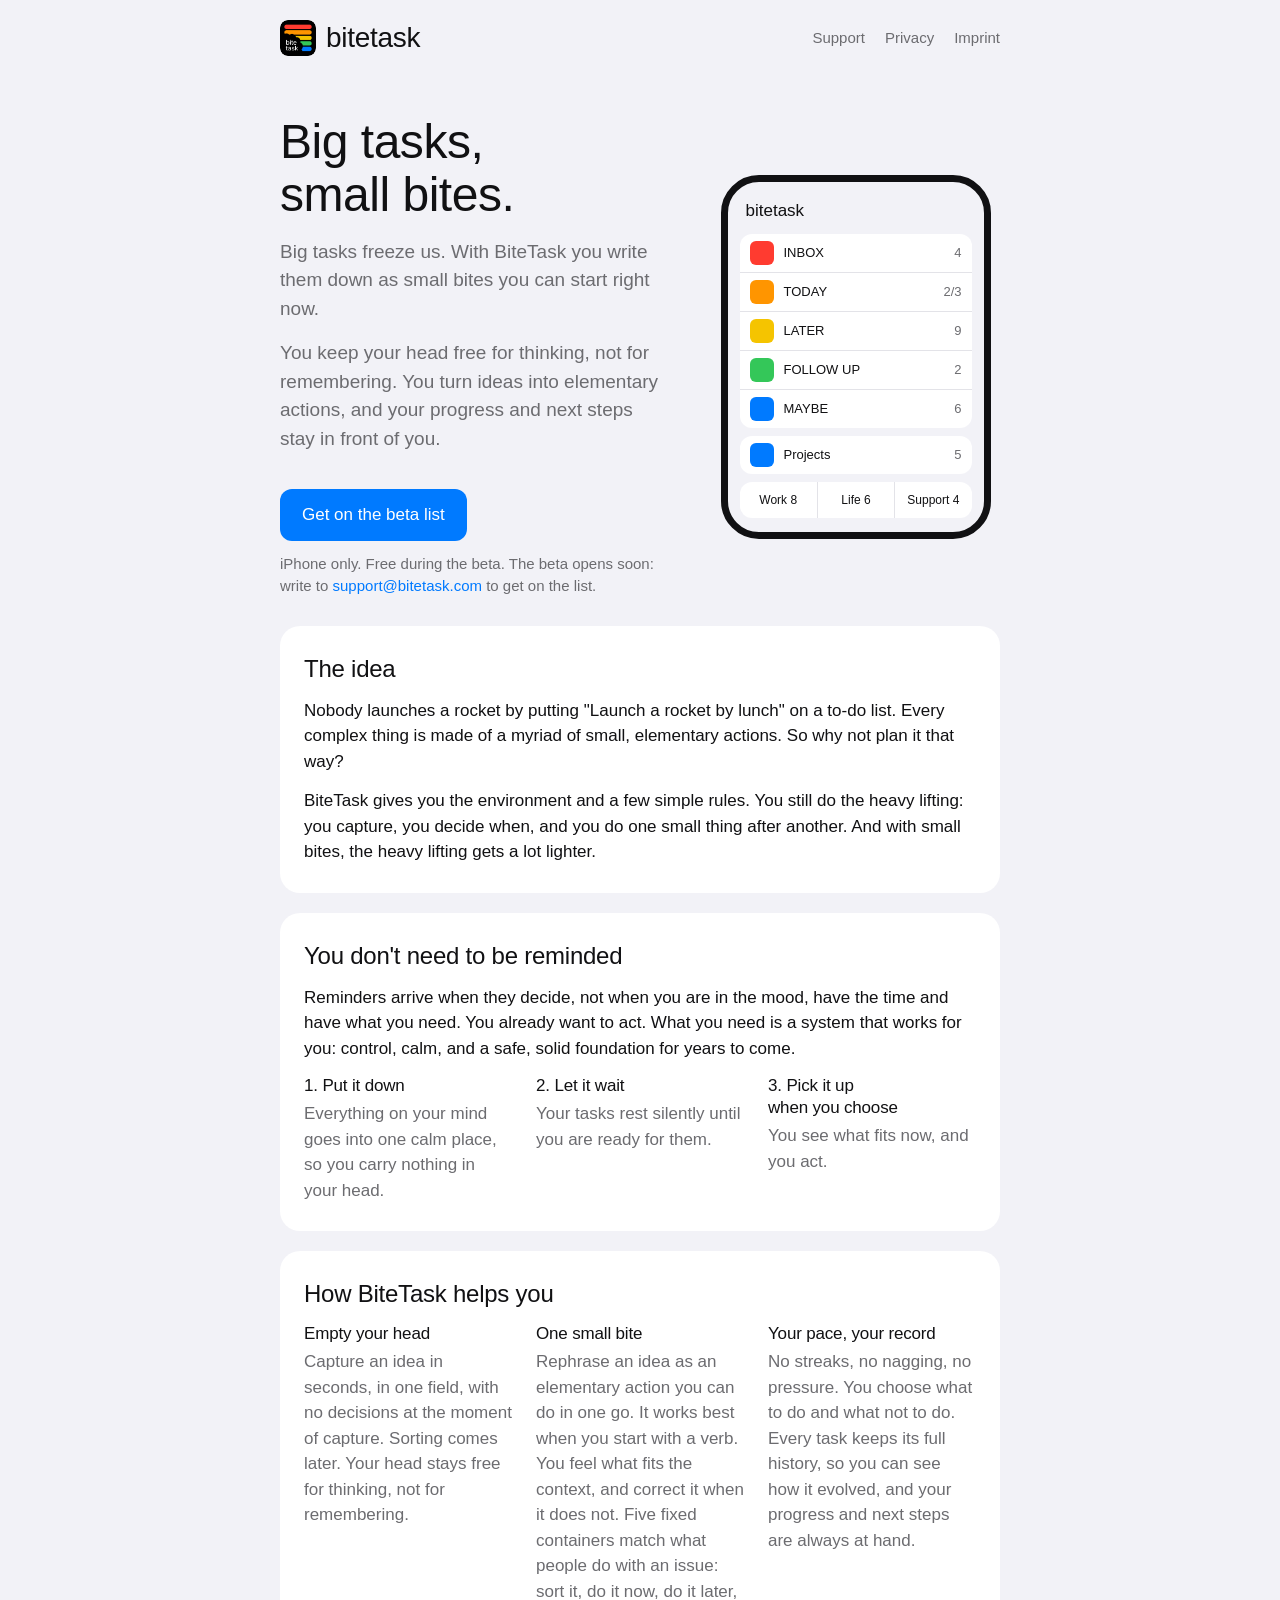
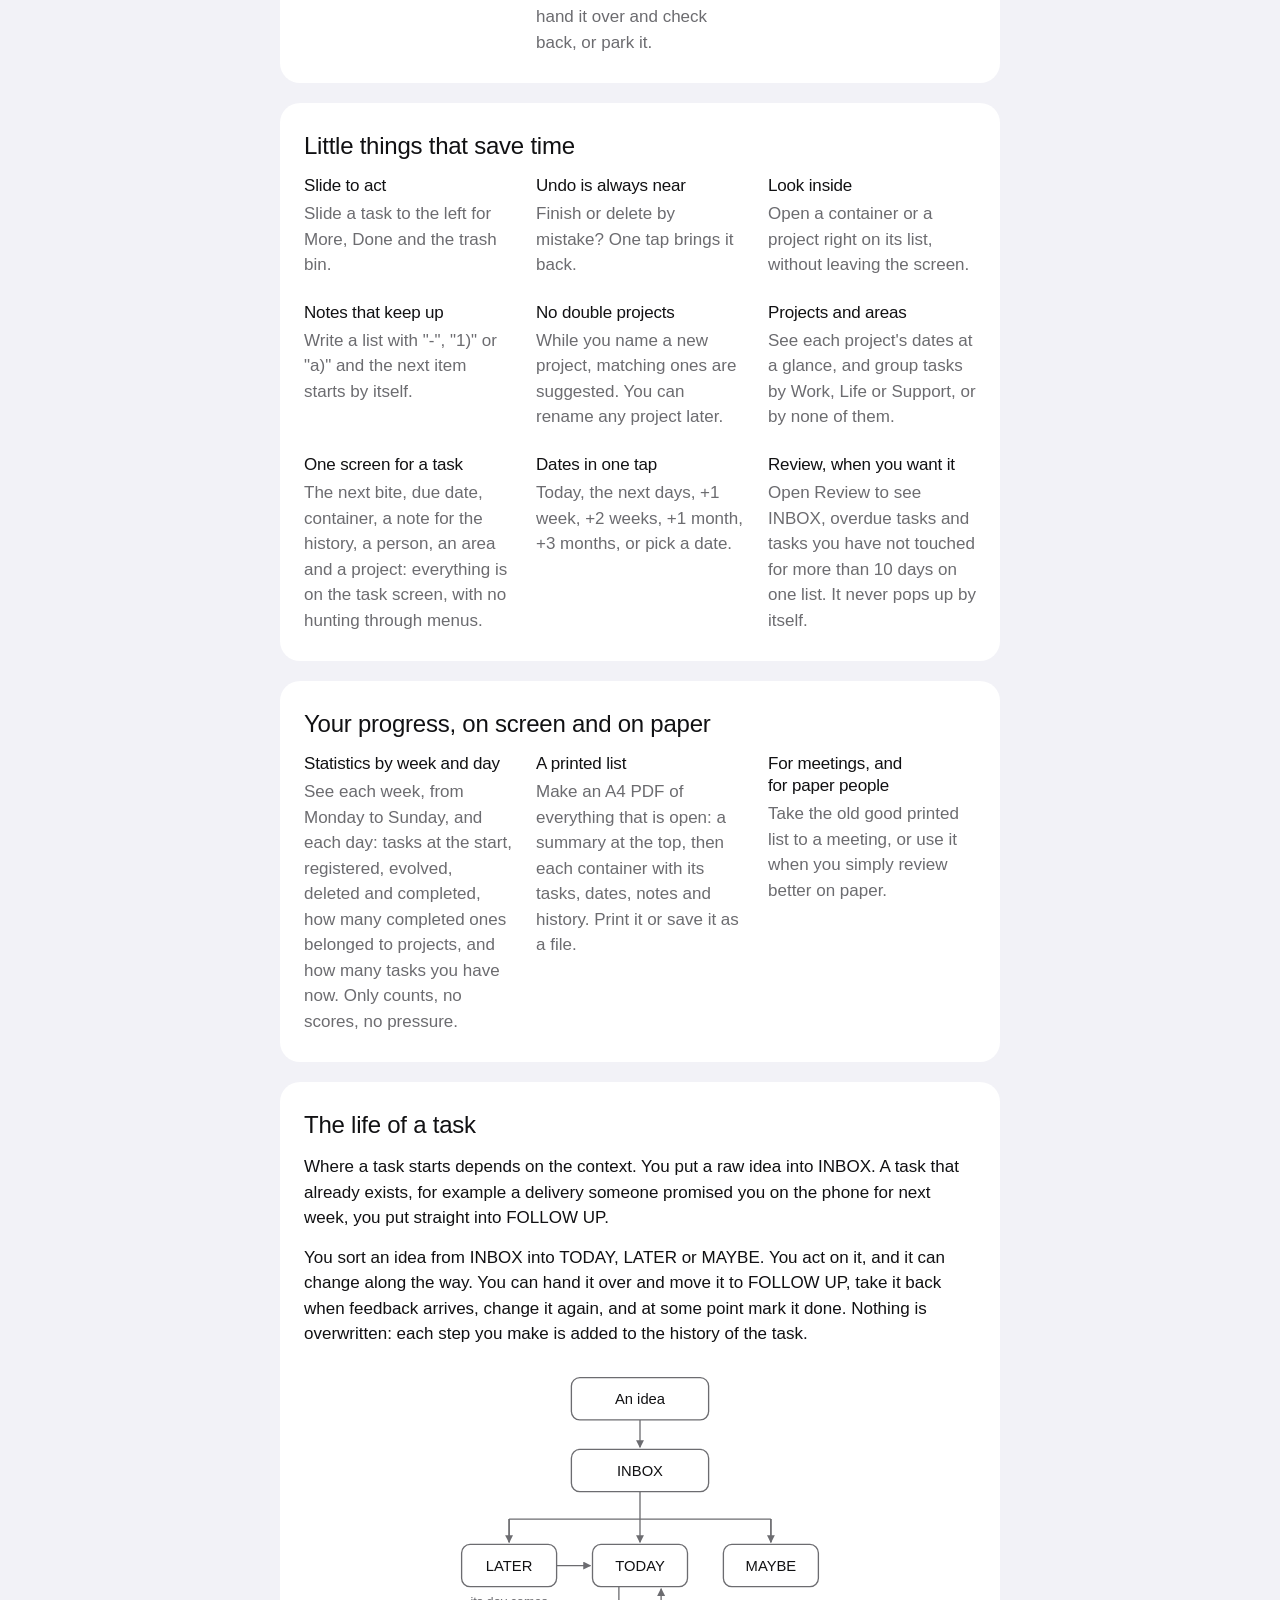
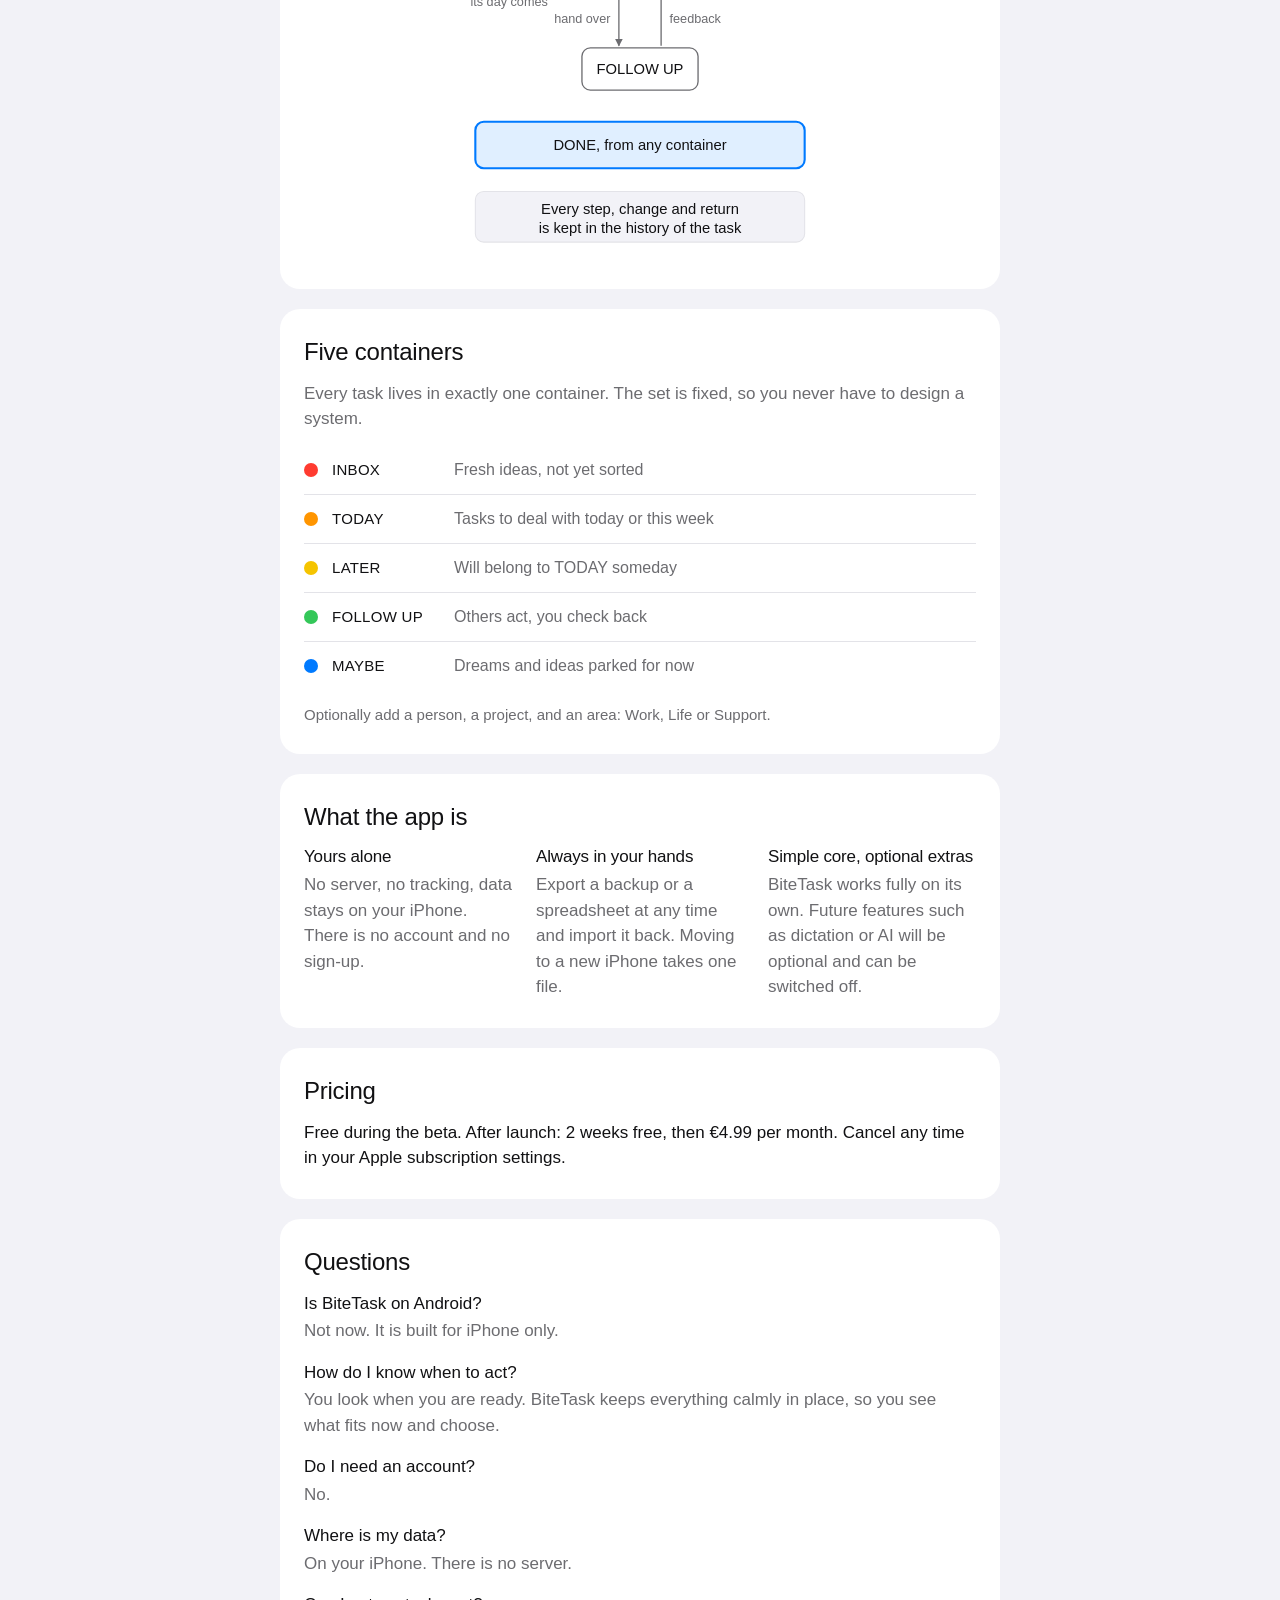
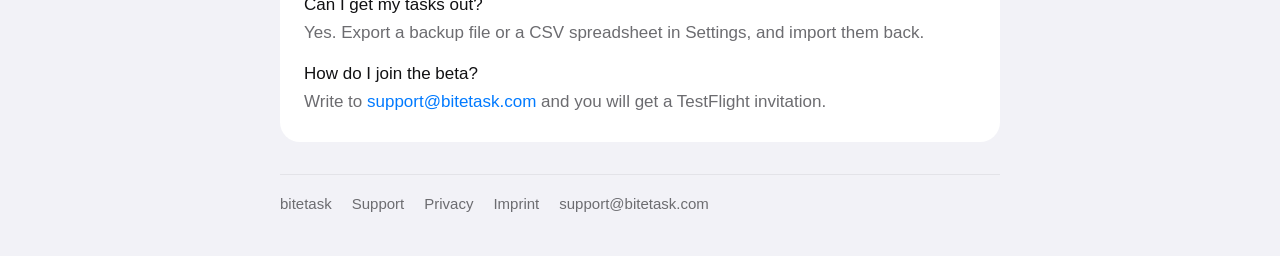
<file: index.html>
<!doctype html>
<html lang="en">
<head>
<meta charset="utf-8">
<meta name="viewport" content="width=device-width, initial-scale=1, viewport-fit=cover">
<title>BiteTask · Big tasks, small bites</title>
<meta name="description" content="A tool for freeing your head and moving forward: you capture an idea, write it as an elementary action, and take one small bite at a time. iPhone app, no server, no tracking.">
<meta name="color-scheme" content="light dark">
<link rel="icon" href="favicon.png">
<link rel="apple-touch-icon" href="apple-touch-icon.png">
<link rel="stylesheet" href="styles.css">
</head>
<body>
<div class="wrap">
<header class="top">
  <a class="logo" href="./"><img src="logo.png" alt="" width="36" height="36">bitetask</a>
  <nav aria-label="Main">
    <a href="support/">Support</a>
    <a href="privacy/">Privacy</a>
    <a href="imprint/">Imprint</a>
  </nav>
</header>

<main>
<section class="hero">
  <div>
    <h1>Big tasks, small bites.</h1>
    <p class="lead">Big tasks freeze us. With BiteTask you write them down as small bites you can start right now.</p>
    <p class="lead">You keep your head free for thinking, not for remembering. You turn ideas into elementary actions, and your progress and next steps stay in front of you.</p>
    <a class="button" href="mailto:support@bitetask.com?subject=BiteTask%20beta">Get on the beta list</a>
    <p class="note">iPhone only. Free during the beta. The beta opens soon: write to <a href="mailto:support@bitetask.com">support@bitetask.com</a> to get on the list.</p>
  </div>
  <div class="phone" role="img" aria-label="Illustration of the BiteTask home screen with five containers">
    <div class="bar">bitetask</div>
        <div class="block">
      <div class="row"><span class="dot" style="background:var(--c-inbox)"></span><span class="name">INBOX</span><span class="n">4</span></div>
      <div class="row"><span class="dot" style="background:var(--c-today)"></span><span class="name">TODAY</span><span class="n">2/3</span></div>
      <div class="row"><span class="dot" style="background:var(--c-later)"></span><span class="name">LATER</span><span class="n">9</span></div>
      <div class="row"><span class="dot" style="background:var(--c-follow)"></span><span class="name">FOLLOW UP</span><span class="n">2</span></div>
      <div class="row"><span class="dot" style="background:var(--c-maybe)"></span><span class="name">MAYBE</span><span class="n">6</span></div>
    </div>
    <div class="block"><div class="row"><span class="dot" style="background:var(--accent)"></span><span class="name">Projects</span><span class="n">5</span></div></div>
    <div class="block tiles"><div class="tile">Work 8</div><div class="tile">Life 6</div><div class="tile">Support 4</div></div>
  </div>
</section>

<section class="card">
  <h2>The idea</h2>
  <p>Nobody launches a rocket by putting "Launch a rocket by lunch" on a to-do list. Every complex thing is made of a myriad of small, elementary actions. So why not plan it that way?</p>
  <p>BiteTask gives you the environment and a few simple rules. You still do the heavy lifting: you capture, you decide when, and you do one small thing after another. And with small bites, the heavy lifting gets a lot lighter.</p>
</section>

<section class="card">
  <h2>You don't need to be reminded</h2>
  <p>Reminders arrive when they decide, not when you are in the mood, have the time and have what you need. You already want to act. What you need is a system that works for you: control, calm, and a safe, solid foundation for years to come.</p>
  <div class="points three">
    <div><h3>1. Put it down</h3><p>Everything on your mind goes into one calm place, so you carry nothing in your head.</p></div>
    <div><h3>2. Let it wait</h3><p>Your tasks rest silently until you are ready for them.</p></div>
    <div><h3>3. Pick it up when you choose</h3><p>You see what fits now, and you act.</p></div>
  </div>
</section>

<section class="card">
  <h2>How BiteTask helps you</h2>
  <div class="points three">
    <div><h3>Empty your head</h3><p>Capture an idea in seconds, in one field, with no decisions at the moment of capture. Sorting comes later. Your head stays free for thinking, not for remembering.</p></div>
    <div><h3>One small bite</h3><p>Rephrase an idea as an elementary action you can do in one go. It works best when you start with a verb. You feel what fits the context, and correct it when it does not. Five fixed containers match what people do with an issue: sort it, do it now, do it later, hand it over and check back, or park it.</p></div>
    <div><h3>Your pace, your record</h3><p>No streaks, no nagging, no pressure. You choose what to do and what not to do. Every task keeps its full history, so you can see how it evolved, and your progress and next steps are always at hand.</p></div>
  </div>
</section>

<section class="card">
  <h2>Little things that save time</h2>
  <div class="points three">
    <div><h3>Slide to act</h3><p>Slide a task to the left for More, Done and the trash bin.</p></div>
    <div><h3>Undo is always near</h3><p>Finish or delete by mistake? One tap brings it back.</p></div>
    <div><h3>Look inside</h3><p>Open a container or a project right on its list, without leaving the screen.</p></div>
    <div><h3>Notes that keep up</h3><p>Write a list with "-", "1)" or "a)" and the next item starts by itself.</p></div>
    <div><h3>No double projects</h3><p>While you name a new project, matching ones are suggested. You can rename any project later.</p></div>
    <div><h3>Projects and areas</h3><p>See each project's dates at a glance, and group tasks by Work, Life or Support, or by none of them.</p></div>
    <div><h3>One screen for a task</h3><p>The next bite, due date, container, a note for the history, a person, an area and a project: everything is on the task screen, with no hunting through menus.</p></div>
    <div><h3>Dates in one tap</h3><p>Today, the next days, +1 week, +2 weeks, +1 month, +3 months, or pick a date.</p></div>
    <div><h3>Review, when you want it</h3><p>Open Review to see INBOX, overdue tasks and tasks you have not touched for more than 10 days on one list. It never pops up by itself.</p></div>
  </div>
</section>

<section class="card">
  <h2>Your progress, on screen and on paper</h2>
  <div class="points three">
    <div><h3>Statistics by week and day</h3><p>See each week, from Monday to Sunday, and each day: tasks at the start, registered, evolved, deleted and completed, how many completed ones belonged to projects, and how many tasks you have now. Only counts, no scores, no pressure.</p></div>
    <div><h3>A printed list</h3><p>Make an A4 PDF of everything that is open: a summary at the top, then each container with its tasks, dates, notes and history. Print it or save it as a file.</p></div>
    <div><h3>For meetings, and for paper people</h3><p>Take the old good printed list to a meeting, or use it when you simply review better on paper.</p></div>
  </div>
</section>

<section class="card">
  <h2>The life of a task</h2>
  <p>Where a task starts depends on the context. You put a raw idea into INBOX. A task that already exists, for example a delivery someone promised you on the phone for next week, you put straight into FOLLOW UP.</p>
  <p>You sort an idea from INBOX into TODAY, LATER or MAYBE. You act on it, and it can change along the way. You can hand it over and move it to FOLLOW UP, take it back when feedback arrives, change it again, and at some point mark it done. Nothing is overwritten: each step you make is added to the history of the task.</p>
  <svg class="diagram" viewBox="0 0 360 470" role="img" aria-label="An idea goes to INBOX, is sorted into LATER, TODAY or MAYBE, can be handed over to FOLLOW UP and come back, and is finally marked done. Every step is kept in the history.">
    <defs><marker id="arr" viewBox="0 0 10 10" refX="9" refY="5" markerWidth="6" markerHeight="6" orient="auto-start-reverse"><path d="M0 0L10 5L0 10z" fill="var(--muted)"/></marker></defs>
    <rect class="box" x="115" y="12" width="130" height="40" rx="8"/><text x="180" y="37" text-anchor="middle">An idea</text>
    <path class="line" d="M180 52V78" marker-end="url(#arr)"/>
    <rect class="box" x="115" y="80" width="130" height="40" rx="8"/><text x="180" y="105" text-anchor="middle">INBOX</text>
    <path class="line" d="M180 120V146M56 146H304M56 146V168M304 146V168M180 146V168" marker-end="url(#arr)"/>
    <path class="line" d="M56 146V168" marker-end="url(#arr)"/><path class="line" d="M304 146V168" marker-end="url(#arr)"/>
    <rect class="box" x="11" y="170" width="90" height="40" rx="8"/><text x="56" y="195" text-anchor="middle">LATER</text>
    <rect class="box" x="135" y="170" width="90" height="40" rx="8"/><text x="180" y="195" text-anchor="middle">TODAY</text>
    <rect class="box" x="259" y="170" width="90" height="40" rx="8"/><text x="304" y="195" text-anchor="middle">MAYBE</text>
    <path class="line" d="M101 190H133" marker-end="url(#arr)"/>
    <text class="quiet" x="56" y="228" text-anchor="middle">its day comes</text>
    <path class="line" d="M160 210V266" marker-end="url(#arr)"/>
    <path class="line" d="M200 266V212" marker-end="url(#arr)"/>
    <text class="quiet" x="152" y="244" text-anchor="end">hand over</text>
    <text class="quiet" x="208" y="244">feedback</text>
    <rect class="box" x="125" y="268" width="110" height="40" rx="8"/><text x="180" y="293" text-anchor="middle">FOLLOW UP</text>
    <rect class="done" x="24" y="338" width="312" height="44" rx="8"/><text x="180" y="365" text-anchor="middle" style="font-weight:500">DONE, from any container</text>
    <rect class="band" x="24" y="404" width="312" height="48" rx="8"/><text x="180" y="425" text-anchor="middle">Every step, change and return</text><text x="180" y="443" text-anchor="middle">is kept in the history of the task</text>
  </svg>
</section>

<section class="card">
  <h2>Five containers</h2>
  <p class="muted">Every task lives in exactly one container. The set is fixed, so you never have to design a system.</p>
  <div class="containers">
    <div class="item"><span class="dot" style="background:var(--c-inbox)"></span><span class="label">INBOX</span><span class="text">Fresh ideas, not yet sorted</span></div>
    <div class="item"><span class="dot" style="background:var(--c-today)"></span><span class="label">TODAY</span><span class="text">Tasks to deal with today or this week</span></div>
    <div class="item"><span class="dot" style="background:var(--c-later)"></span><span class="label">LATER</span><span class="text">Will belong to TODAY someday</span></div>
    <div class="item"><span class="dot" style="background:var(--c-follow)"></span><span class="label">FOLLOW UP</span><span class="text">Others act, you check back</span></div>
    <div class="item"><span class="dot" style="background:var(--c-maybe)"></span><span class="label">MAYBE</span><span class="text">Dreams and ideas parked for now</span></div>
  </div>
  <p class="muted small" style="margin-top:14px">Optionally add a person, a project, and an area: Work, Life or Support.</p>
</section>

<section class="card">
  <h2>What the app is</h2>
  <div class="points three">
    <div><h3>Yours alone</h3><p>No server, no tracking, data stays on your iPhone. There is no account and no sign-up.</p></div>
    <div><h3>Always in your hands</h3><p>Export a backup or a spreadsheet at any time and import it back. Moving to a new iPhone takes one file.</p></div>
    <div><h3>Simple core, optional extras</h3><p>BiteTask works fully on its own. Future features such as dictation or AI will be optional and can be switched off.</p></div>
  </div>
</section>

<section class="card">
  <h2>Pricing</h2>
  <p>Free during the beta. After launch: 2 weeks free, then €4.99 per month. Cancel any time in your Apple subscription settings.</p>
</section>

<section class="card">
  <h2>Questions</h2>
  <dl>
    <div><dt>Is BiteTask on Android?</dt><dd>Not now. It is built for iPhone only.</dd></div>
    <div><dt>How do I know when to act?</dt><dd>You look when you are ready. BiteTask keeps everything calmly in place, so you see what fits now and choose.</dd></div>
    <div><dt>Do I need an account?</dt><dd>No.</dd></div>
    <div><dt>Where is my data?</dt><dd>On your iPhone. There is no server.</dd></div>
    <div><dt>Can I get my tasks out?</dt><dd>Yes. Export a backup file or a CSV spreadsheet in Settings, and import them back.</dd></div>
    <div><dt>How do I join the beta?</dt><dd>Write to <a href="mailto:support@bitetask.com">support@bitetask.com</a> and you will get a TestFlight invitation.</dd></div>
  </dl>
</section>
</main>
<footer>
  <span>bitetask</span>
  <a href="support/">Support</a>
  <a href="privacy/">Privacy</a>
  <a href="imprint/">Imprint</a>
  <a href="mailto:support@bitetask.com">support@bitetask.com</a>
</footer>
</div>
</body>
</html>
</file>
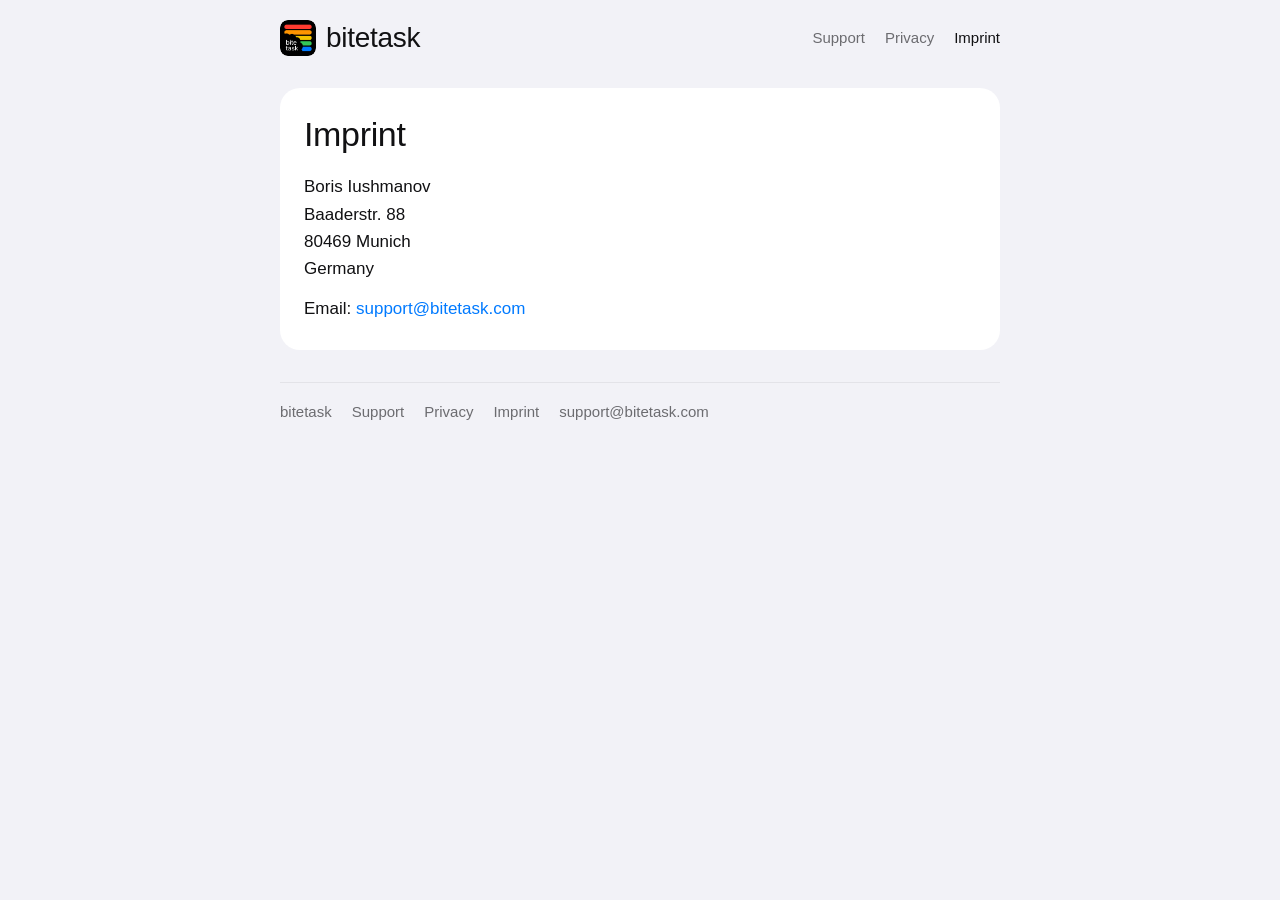
<file: imprint/index.html>
<!doctype html>
<html lang="en">
<head>
<meta charset="utf-8">
<meta name="viewport" content="width=device-width, initial-scale=1, viewport-fit=cover">
<title>Imprint · BiteTask</title>
<meta name="description" content="Legal notice for bitetask.com.">
<meta name="color-scheme" content="light dark">
<link rel="icon" href="../favicon.png">
<link rel="apple-touch-icon" href="../apple-touch-icon.png">
<link rel="stylesheet" href="../styles.css">
</head>
<body>
<div class="wrap">
<header class="top">
  <a class="logo" href="../"><img src="../logo.png" alt="" width="36" height="36">bitetask</a>
  <nav aria-label="Main">
    <a href="../support/">Support</a>
    <a href="../privacy/">Privacy</a>
    <a href="../imprint/" aria-current="page">Imprint</a>
  </nav>
</header>

<main class="card page" style="margin-top:20px">
<h1>Imprint</h1>
<address>
Boris Iushmanov<br>
Baaderstr. 88<br>
80469 Munich<br>
Germany
</address>
<p style="margin-top:14px">Email: <a href="mailto:support@bitetask.com">support@bitetask.com</a></p>
</main>
<footer>
  <span>bitetask</span>
  <a href="../support/">Support</a>
  <a href="../privacy/">Privacy</a>
  <a href="../imprint/">Imprint</a>
  <a href="mailto:support@bitetask.com">support@bitetask.com</a>
</footer>
</div>
</body>
</html>
</file>
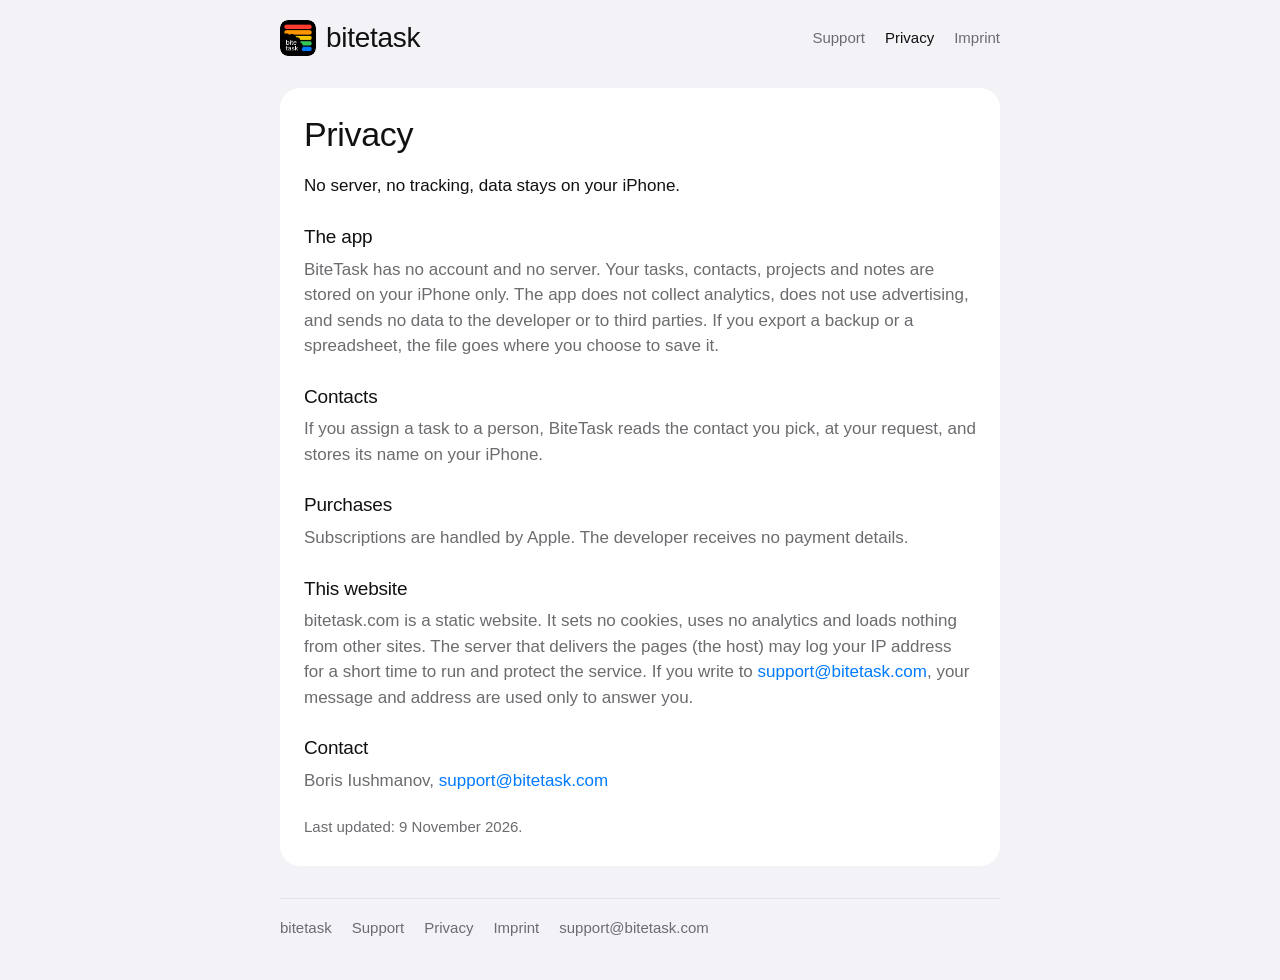
<file: privacy/index.html>
<!doctype html>
<html lang="en">
<head>
<meta charset="utf-8">
<meta name="viewport" content="width=device-width, initial-scale=1, viewport-fit=cover">
<title>Privacy · BiteTask</title>
<meta name="description" content="No server, no tracking, data stays on your iPhone.">
<meta name="color-scheme" content="light dark">
<link rel="icon" href="../favicon.png">
<link rel="apple-touch-icon" href="../apple-touch-icon.png">
<link rel="stylesheet" href="../styles.css">
</head>
<body>
<div class="wrap">
<header class="top">
  <a class="logo" href="../"><img src="../logo.png" alt="" width="36" height="36">bitetask</a>
  <nav aria-label="Main">
    <a href="../support/">Support</a>
    <a href="../privacy/" aria-current="page">Privacy</a>
    <a href="../imprint/">Imprint</a>
  </nav>
</header>

<main class="card page" style="margin-top:20px">
<h1>Privacy</h1>
<p><strong style="font-weight:500">No server, no tracking, data stays on your iPhone.</strong></p>
<h2>The app</h2>
<p class="muted">BiteTask has no account and no server. Your tasks, contacts, projects and notes are stored on your iPhone only. The app does not collect analytics, does not use advertising, and sends no data to the developer or to third parties. If you export a backup or a spreadsheet, the file goes where you choose to save it.</p>
<h2>Contacts</h2>
<p class="muted">If you assign a task to a person, BiteTask reads the contact you pick, at your request, and stores its name on your iPhone.</p>
<h2>Purchases</h2>
<p class="muted">Subscriptions are handled by Apple. The developer receives no payment details.</p>
<h2>This website</h2>
<p class="muted">bitetask.com is a static website. It sets no cookies, uses no analytics and loads nothing from other sites. The server that delivers the pages (the host) may log your IP address for a short time to run and protect the service. If you write to <a href="mailto:support@bitetask.com">support@bitetask.com</a>, your message and address are used only to answer you.</p>
<h2>Contact</h2>
<p class="muted">Boris Iushmanov, <a href="mailto:support@bitetask.com">support@bitetask.com</a></p>
<p class="muted small" style="margin-top:22px">Last updated: 9 November 2026.</p>
</main>
<footer>
  <span>bitetask</span>
  <a href="../support/">Support</a>
  <a href="../privacy/">Privacy</a>
  <a href="../imprint/">Imprint</a>
  <a href="mailto:support@bitetask.com">support@bitetask.com</a>
</footer>
</div>
</body>
</html>
</file>
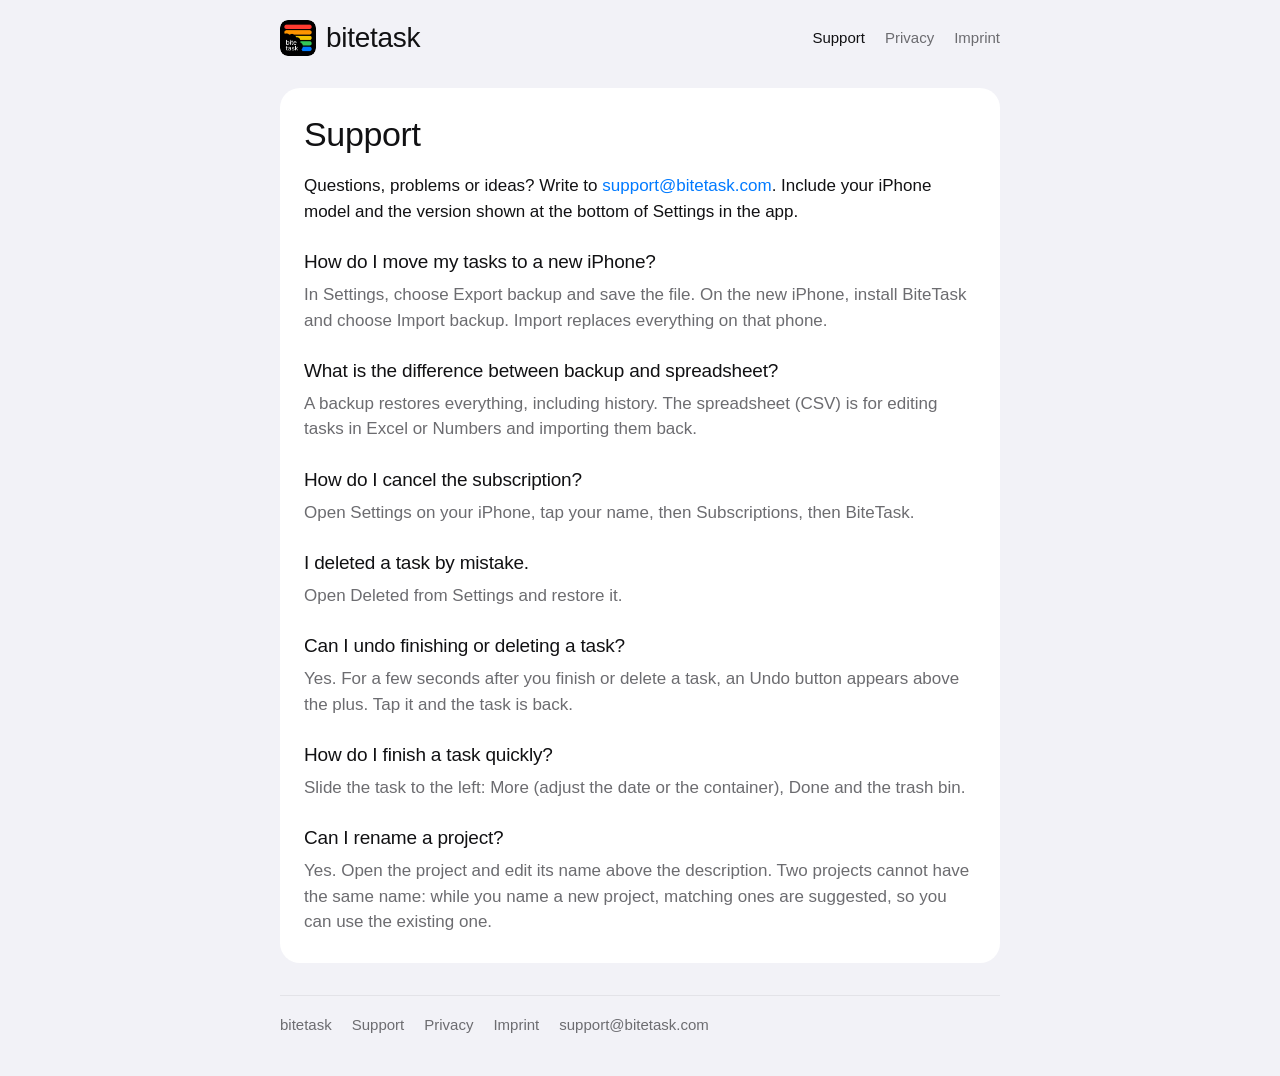
<file: support/index.html>
<!doctype html>
<html lang="en">
<head>
<meta charset="utf-8">
<meta name="viewport" content="width=device-width, initial-scale=1, viewport-fit=cover">
<title>Support · BiteTask</title>
<meta name="description" content="Help and contact for the BiteTask iPhone app.">
<meta name="color-scheme" content="light dark">
<link rel="icon" href="../favicon.png">
<link rel="apple-touch-icon" href="../apple-touch-icon.png">
<link rel="stylesheet" href="../styles.css">
</head>
<body>
<div class="wrap">
<header class="top">
  <a class="logo" href="../"><img src="../logo.png" alt="" width="36" height="36">bitetask</a>
  <nav aria-label="Main">
    <a href="../support/" aria-current="page">Support</a>
    <a href="../privacy/">Privacy</a>
    <a href="../imprint/">Imprint</a>
  </nav>
</header>

<main class="card page" style="margin-top:20px">
<h1>Support</h1>
<p>Questions, problems or ideas? Write to <a href="mailto:support@bitetask.com">support@bitetask.com</a>. Include your iPhone model and the version shown at the bottom of Settings in the app.</p>
<h2>How do I move my tasks to a new iPhone?</h2>
<p class="muted">In Settings, choose Export backup and save the file. On the new iPhone, install BiteTask and choose Import backup. Import replaces everything on that phone.</p>
<h2>What is the difference between backup and spreadsheet?</h2>
<p class="muted">A backup restores everything, including history. The spreadsheet (CSV) is for editing tasks in Excel or Numbers and importing them back.</p>
<h2>How do I cancel the subscription?</h2>
<p class="muted">Open Settings on your iPhone, tap your name, then Subscriptions, then BiteTask.</p>
<h2>I deleted a task by mistake.</h2>
<p class="muted">Open Deleted from Settings and restore it.</p>
<h2>Can I undo finishing or deleting a task?</h2>
<p class="muted">Yes. For a few seconds after you finish or delete a task, an Undo button appears above the plus. Tap it and the task is back.</p>
<h2>How do I finish a task quickly?</h2>
<p class="muted">Slide the task to the left: More (adjust the date or the container), Done and the trash bin.</p>
<h2>Can I rename a project?</h2>
<p class="muted">Yes. Open the project and edit its name above the description. Two projects cannot have the same name: while you name a new project, matching ones are suggested, so you can use the existing one.</p>
</main>
<footer>
  <span>bitetask</span>
  <a href="../support/">Support</a>
  <a href="../privacy/">Privacy</a>
  <a href="../imprint/">Imprint</a>
  <a href="mailto:support@bitetask.com">support@bitetask.com</a>
</footer>
</div>
</body>
</html>
</file>
<file: styles.css>
/* bitetask.com: light, quiet, one blue accent. Layout: a narrow single column of white cards on a grey ground. */
:root {
  --bg: #f2f2f7;
  --card: #ffffff;
  --fg: #111113;
  --muted: #6c6c70;
  --line: #e3e3e8;
  --accent: #007aff;
  --on-accent: #ffffff;
  --c-inbox: #ff3b30;
  --c-today: #ff9500;
  --c-later: #f5c400;
  --c-follow: #34c759;
  --c-maybe: #007aff;
  --font: Inter, -apple-system, BlinkMacSystemFont, "SF Pro Text", "Helvetica Neue", Arial, sans-serif;
}
@media (prefers-color-scheme: dark) {
  :root:not([data-theme="light"]) {
    --bg: #000000;
    --card: #1c1c1e;
    --fg: #f2f2f7;
    --muted: #98989f;
    --line: #2c2c2e;
    --accent: #0a84ff;
    color-scheme: dark;
  }
}
:root[data-theme="dark"] {
  --bg: #000000;
  --card: #1c1c1e;
  --fg: #f2f2f7;
  --muted: #98989f;
  --line: #2c2c2e;
  --accent: #0a84ff;
  color-scheme: dark;
}
* { box-sizing: border-box; }
html { -webkit-text-size-adjust: 100%; }
body {
  margin: 0;
  background: var(--bg);
  color: var(--fg);
  font-family: var(--font);
  font-size: 17px;
  line-height: 1.5;
  font-weight: 400;
  padding-block: 0 40px;
  padding-left: max(16px, env(safe-area-inset-left, 0px));
  padding-right: max(16px, env(safe-area-inset-right, 0px));
}
.wrap { max-width: 720px; margin: 0 auto; }
a { color: var(--accent); text-decoration: none; }
a:hover { text-decoration: underline; }
a:focus-visible, .button:focus-visible { outline: 2px solid var(--accent); outline-offset: 3px; border-radius: 6px; }

/* header */
.top { display: flex; align-items: center; justify-content: space-between; gap: 16px; padding-block: 20px 12px; }
.logo { display: inline-flex; align-items: center; gap: 10px; font-size: 28px; line-height: 1.2; font-weight: 500; letter-spacing: -0.01em; color: var(--fg); }
.logo:hover { text-decoration: none; }
.logo img { display: block; border-radius: 8px; }
nav { display: flex; gap: 20px; font-size: 15px; }
nav a { color: var(--muted); }
nav a[aria-current="page"] { color: var(--fg); }

/* sections */
section { margin-top: 20px; }
.card { background: var(--card); border-radius: 20px; padding: 28px 24px; }
h1, h2, h3 { font-weight: 500; margin: 0; letter-spacing: -0.01em; text-wrap: balance; }
h1 { font-size: clamp(34px, 7vw, 48px); line-height: 1.1; }
h2 { font-size: 24px; line-height: 1.25; margin-bottom: 14px; }
h3 { font-size: 17px; line-height: 1.3; }
p { margin: 0 0 14px; }
p:last-child { margin-bottom: 0; }
.muted { color: var(--muted); }
.small { font-size: 15px; }
.stack { display: grid; gap: 22px; }

/* hero */
.hero { display: grid; grid-template-columns: 1fr; gap: 28px; align-items: center; padding-block: 28px 8px; }
.hero p.lead { font-size: 19px; color: var(--muted); margin-top: 16px; max-width: 30em; }
.button { display: inline-block; background: var(--accent); color: var(--on-accent); padding: 13px 22px; border-radius: 12px; font-weight: 500; margin-top: 22px; }
.button:hover { text-decoration: none; opacity: 0.9; }
.hero .note { margin-top: 12px; font-size: 15px; color: var(--muted); }
@media (min-width: 720px) { .hero { grid-template-columns: 1.15fr 0.85fr; gap: 40px; } }

/* phone illustration of the Home screen */
.phone { width: min(100%, 270px); margin: 0 auto; background: var(--bg); border: 7px solid var(--fg); border-radius: 38px; padding: 16px 12px 14px; display: grid; gap: 8px; }
.phone .bar { font-size: 17px; font-weight: 500; padding: 0 6px 2px; }
.phone .field { background: var(--card); border-radius: 12px; padding: 10px 12px; font-size: 12.5px; line-height: 1.35; color: var(--muted); }
.phone .block { background: var(--card); border-radius: 12px; overflow: hidden; }
.phone .row { display: flex; align-items: center; gap: 10px; padding: 7px 10px; }
.phone .row + .row { border-top: 1px solid var(--line); }
.phone .dot { flex: none; width: 24px; height: 24px; border-radius: 6px; }
.phone .tiles { display: grid; grid-template-columns: repeat(3, 1fr); }
.phone .tile { padding: 9px 4px; font-size: 12px; text-align: center; }
.phone .tile + .tile { border-left: 1px solid var(--line); }
.phone .name { font-size: 13px; font-weight: 500; flex: 1; }
.phone .n { font-size: 13px; color: var(--muted); }

/* principle blocks */
.points { display: grid; gap: 18px; }
.points p { color: var(--muted); }
.points h3 { margin-bottom: 4px; }
@media (min-width: 720px) { .points.three { grid-template-columns: repeat(3, 1fr); gap: 24px; } }

/* containers list */
.containers { display: grid; gap: 0; }
.containers .item { display: flex; align-items: center; gap: 14px; padding-block: 12px; border-top: 1px solid var(--line); }
.containers .item:first-child { border-top: 0; }
.containers .dot { flex: none; width: 14px; height: 14px; border-radius: 50%; }
.containers .label { flex: none; width: 108px; font-weight: 500; font-size: 15px; letter-spacing: 0.02em; }
.containers .text { color: var(--muted); font-size: 16px; min-width: 0; }

/* diagram */
.diagram { display: block; width: 100%; max-width: 380px; height: auto; margin: 18px auto 0; }
.diagram text { font-family: var(--font); font-size: 14px; fill: var(--fg); }
.diagram .quiet { fill: var(--muted); font-size: 12px; }
.diagram .box { fill: none; stroke: var(--muted); stroke-width: 1.25; }
.diagram .line { fill: none; stroke: var(--muted); stroke-width: 1.25; }
.diagram .done { fill: var(--accent); fill-opacity: 0.12; stroke: var(--accent); stroke-width: 2; }
.diagram .band { fill: var(--bg); stroke: var(--line); }

/* faq + text pages */
dl { margin: 0; display: grid; gap: 16px; }
dt { font-weight: 500; }
dd { margin: 2px 0 0; color: var(--muted); }
.page h1 { font-size: 34px; margin-bottom: 20px; }
.page h2 { font-size: 19px; margin: 26px 0 8px; }
.page address { font-style: normal; line-height: 1.6; }

footer { margin-top: 32px; padding-top: 18px; border-top: 1px solid var(--line); display: flex; flex-wrap: wrap; gap: 8px 20px; font-size: 15px; color: var(--muted); }
footer a { color: var(--muted); }
</file>
